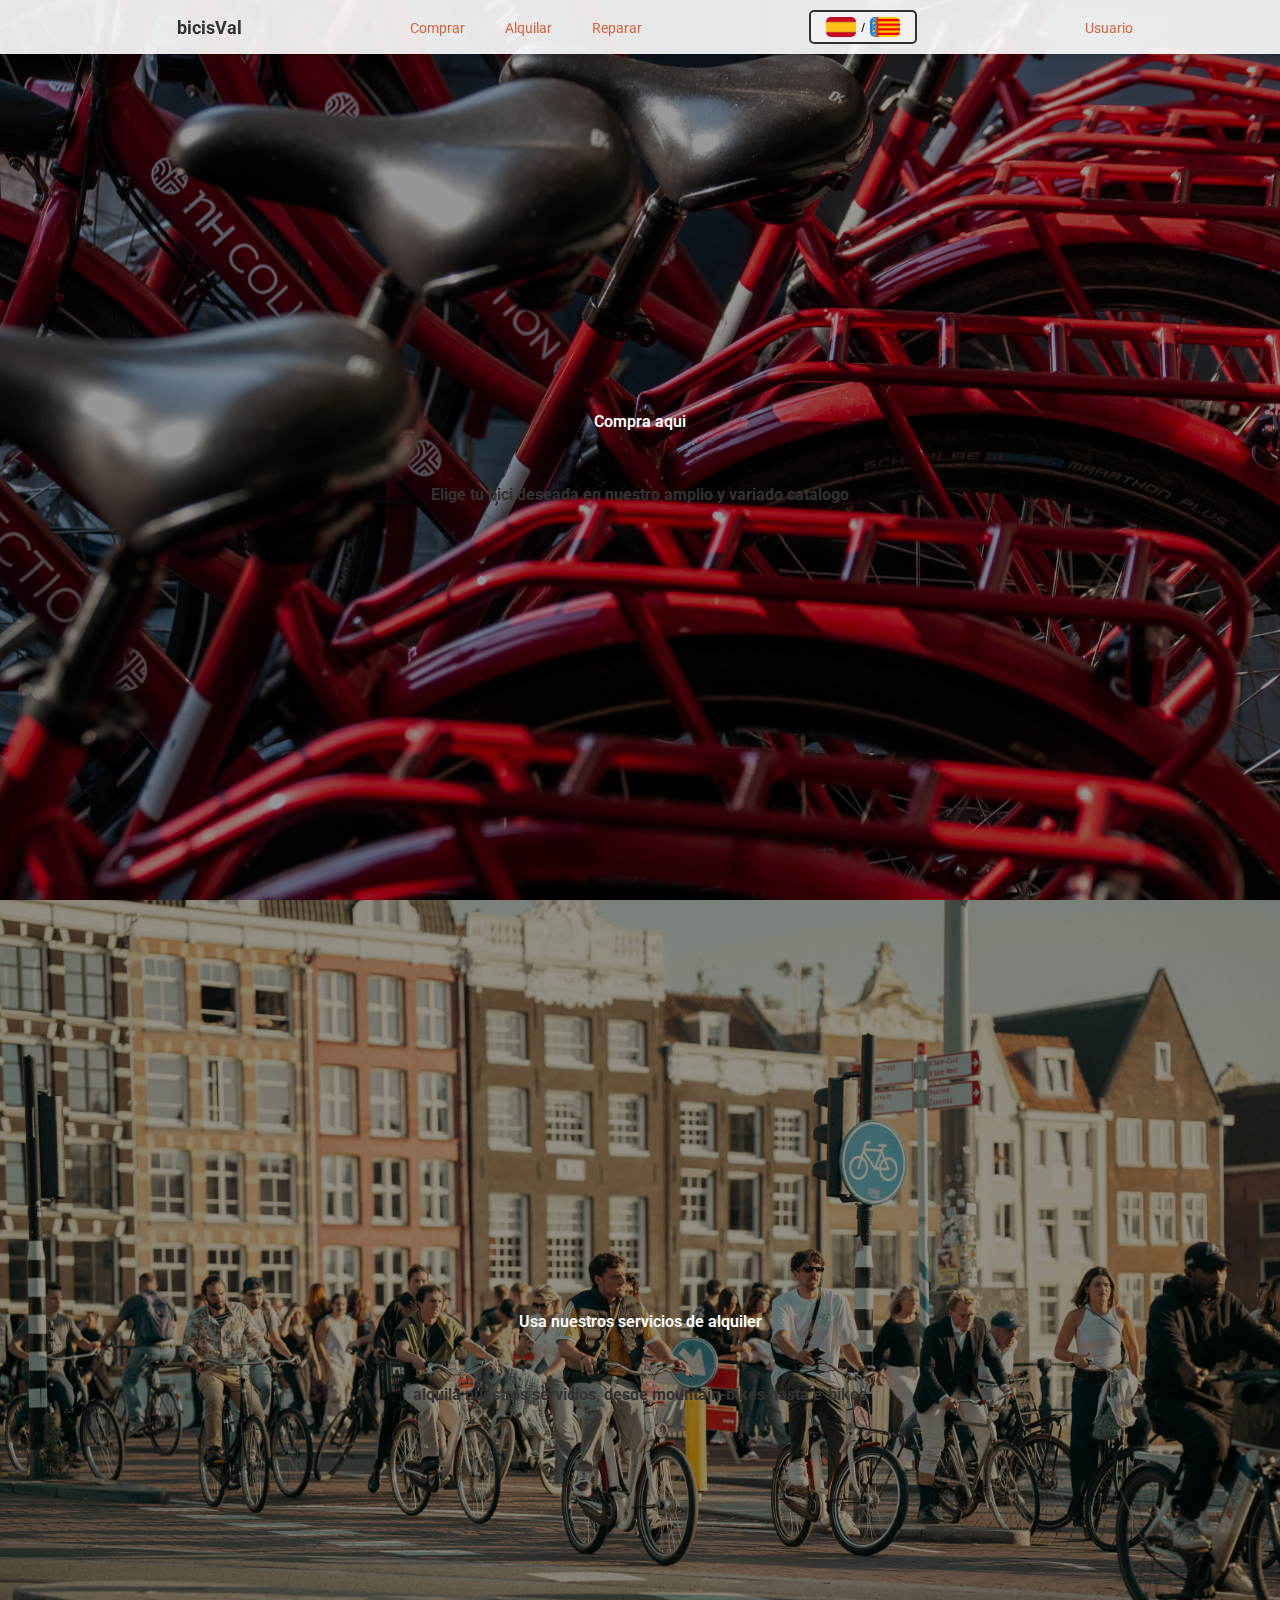
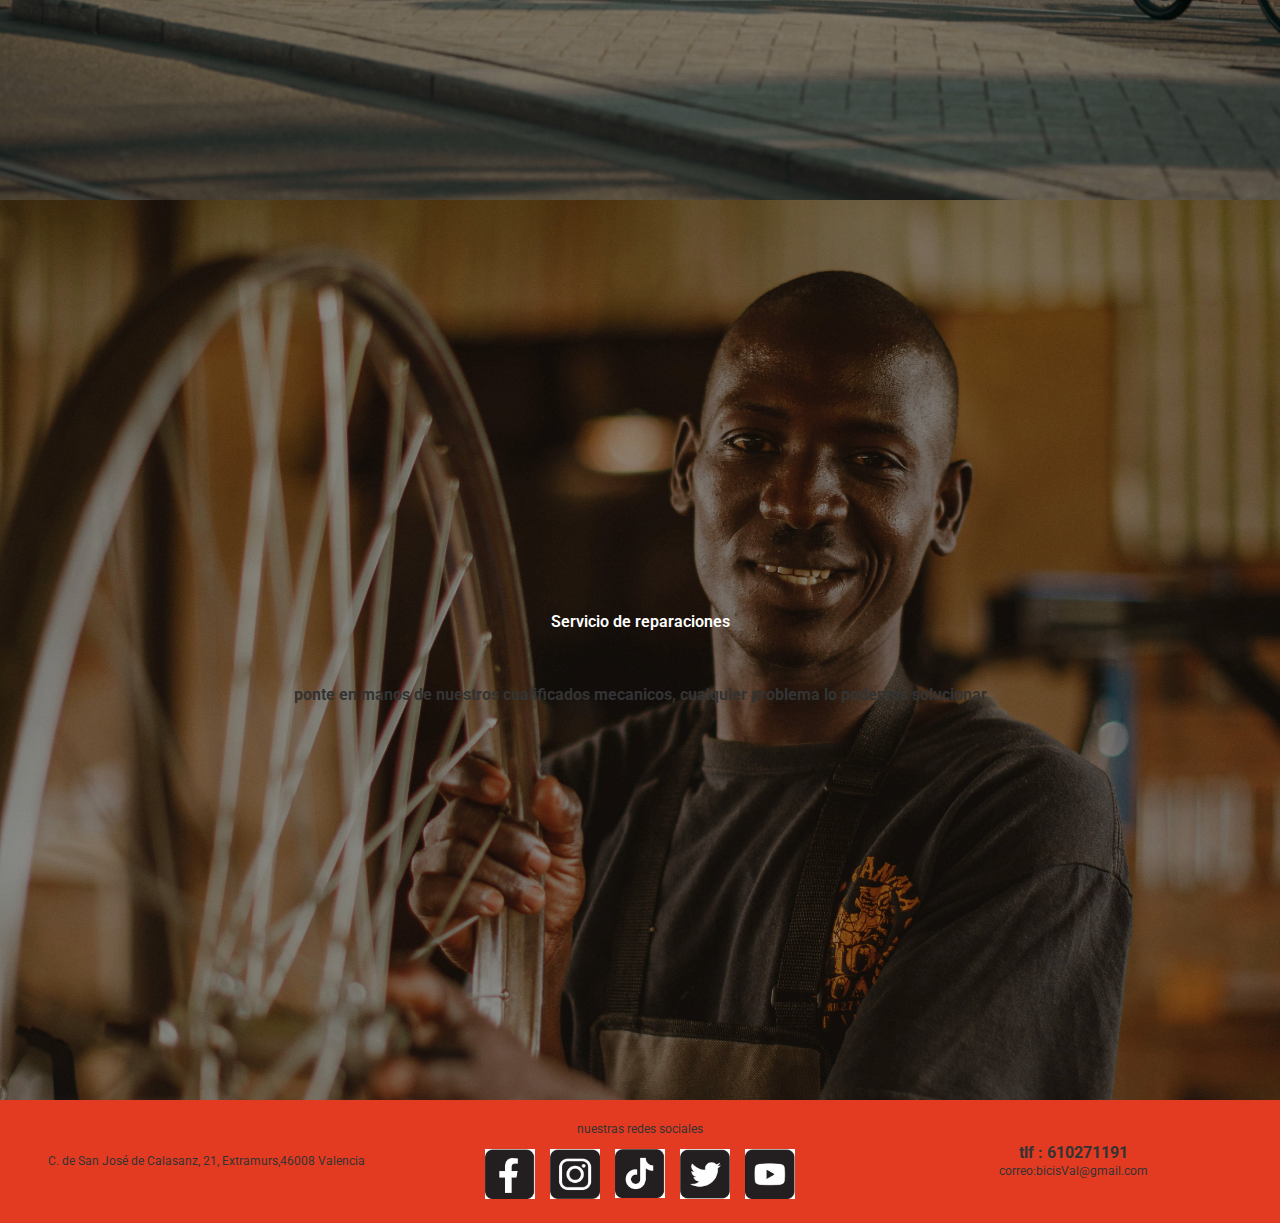
<file: index.html>
<!DOCTYPE html>
<html lang="es">
<head>
    <meta charset="UTF-8">
    <meta name="viewport" content="width=device-width, initial-scale=1.0">
    <meta name="description" content="sitio web donde puedes alquilar, comprar y reparar bicicletas en la zona de Valencia y alrededores">
    <meta name="keywords" content="Bicicletas, Alquier,Compra,Reparacion,Valencia">
    <meta name="author" content="Eric Mancebo Muminhodzic">
    <title>bicisVal</title>
    <link rel="stylesheet" href="styles/style-saas.css">
    <link href="https://fonts.googleapis.com/css2?family=Poppins:wght@300;400;600&family=Roboto:wght@300;400;700&display=swap" rel="stylesheet">
</head>
<body>
    <header> <!--el header estara fijo en pantalla,-->
        <div class="logo">bicisVal</div>
        <nav>
            <ul>
               <li><a href="venta.html">Comprar </a></li>
               <li><a href="alquiler.html">Alquilar </a></li>
               <li><a href="reparaciones.html">Reparar</a></li>
            </ul>

        </nav>
    </div>
    <div>
        <button id ="idioma"><img src="images/banderaEspaña.jpeg">/<img src="images/banderaCValenciana.jpeg"></button><!-- boton para cambiar el idioma de la pagina web-->
    </div>
    <div id="usuario">
   <a href="inicioSesion.html">Usuario</a><!--aqui debe de poner el nombre del usuario registrado-->
    </div>   
    </header>
<main>
    <section id="venta">
        
    <h1>
        <a href="venta.html">Compra aqui</a>
     </h1>
    <aside>
        <p>Elige tu bici deseada en  nuestro amplio y variado catalogo</p>
    </aside>
    </section>
    <section id="alquiler">
        
        <h1>
            <a href="alquiler.html">Usa nuestros servicios de alquiler</a>
        </h1>
        <aside>
            <p>alquila nuestros servicios, desde mountain-bikes hasta e-bikes </p>
        </aside>
    </section>
    <section id ="reparaciones">
        
        <h1>
            <a href="reparaciones.html">Servicio de reparaciones</a>
        </h1>
        <aside>
            <p>ponte en manos de nuestros cualificados mecanicos, cualquier problema lo podemos solucionar</p>
        </aside>
    </section>
   
</main>
<footer>
    <div>
     <p>C. de San José de Calasanz, 21, Extramurs,46008 Valencia</p>
 </div>
 <div>
     <p>nuestras redes sociales</p>
     <ul>
        <li><img src="images/facebookLogo.jpg"></li>
         <li><img src="images/instagramLogo.jpg"></li>
         <li><img src="images/tiktokLogo.jpg"></li>
         <li><img src="images/twitterLogo.jpg"></li>
         <li><img src="images/youtubeLogo.jpg"></li>
     </ul>
 
     </div>
     <div>
     <strong>tlf : 610271191</strong>
     <p>correo:bicisVal@gmail.com</p>
 </div>
 </footer>
</body>
</html>
</file>
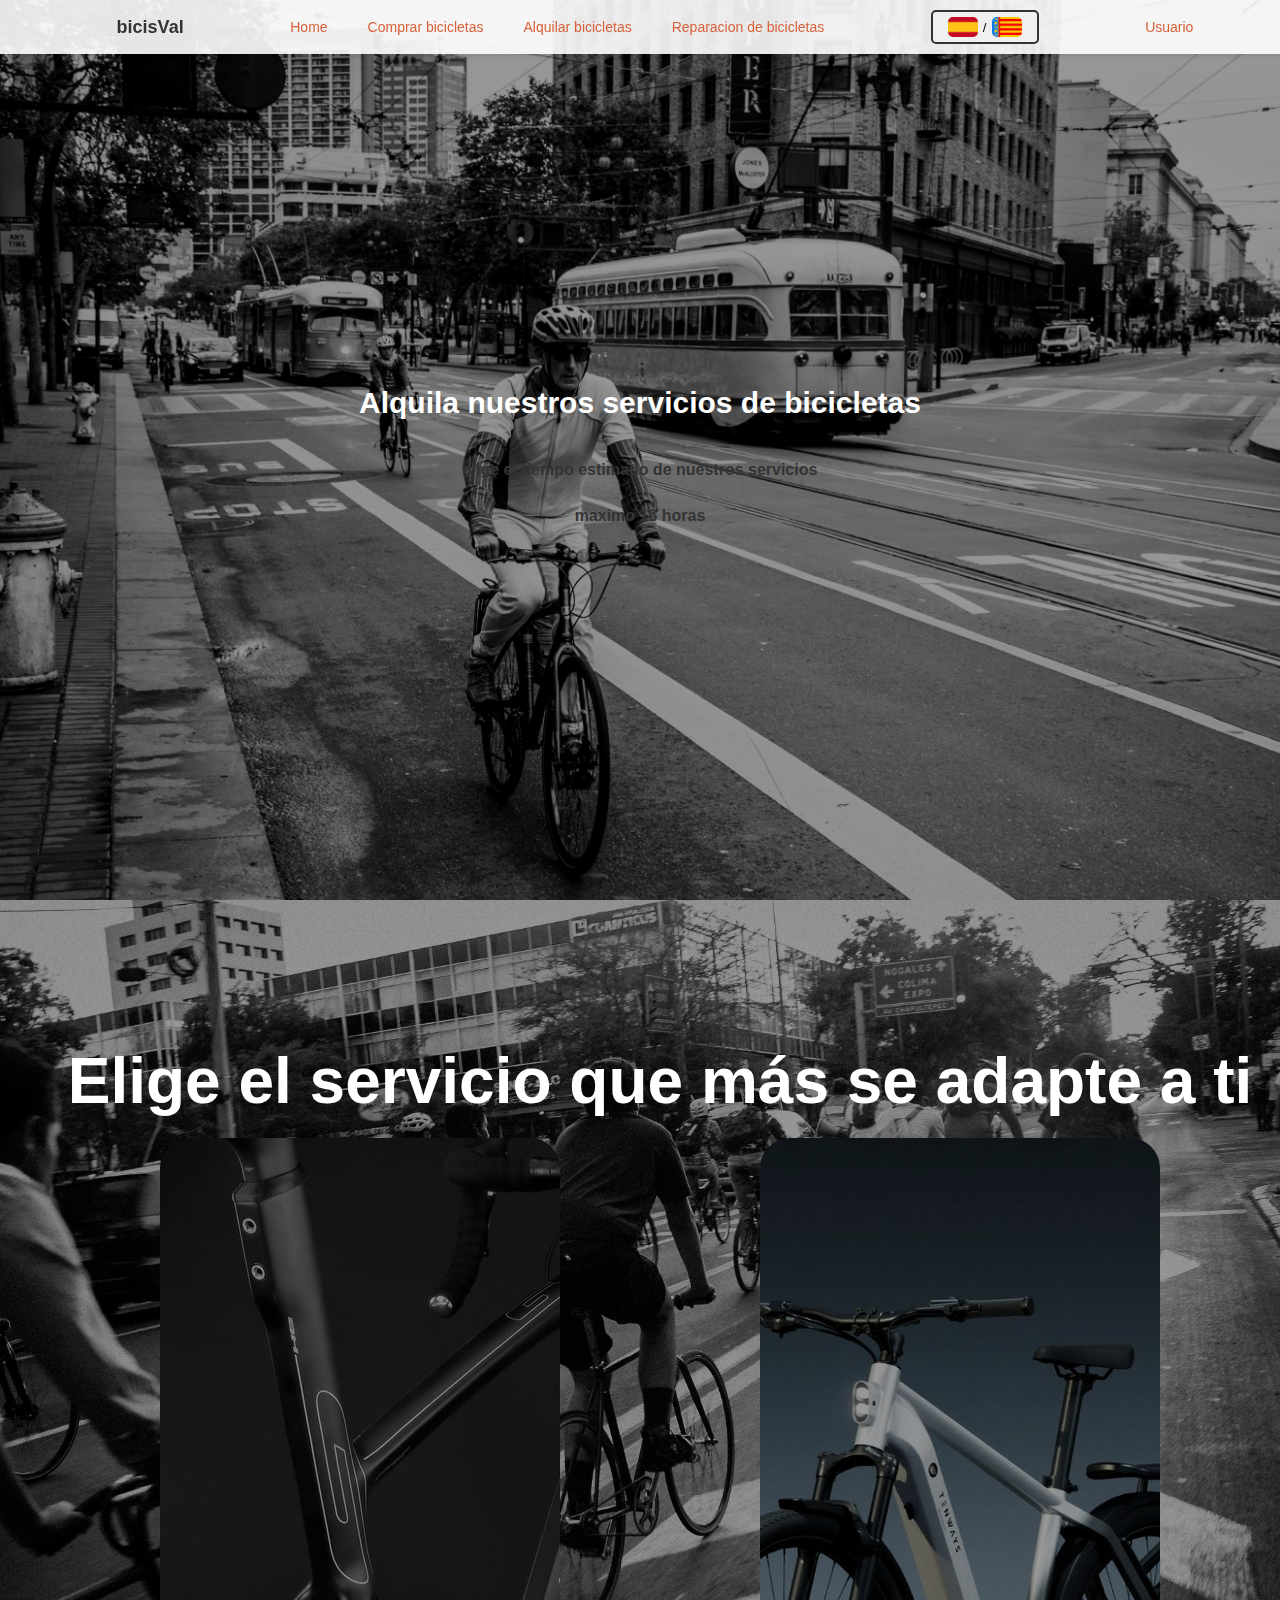
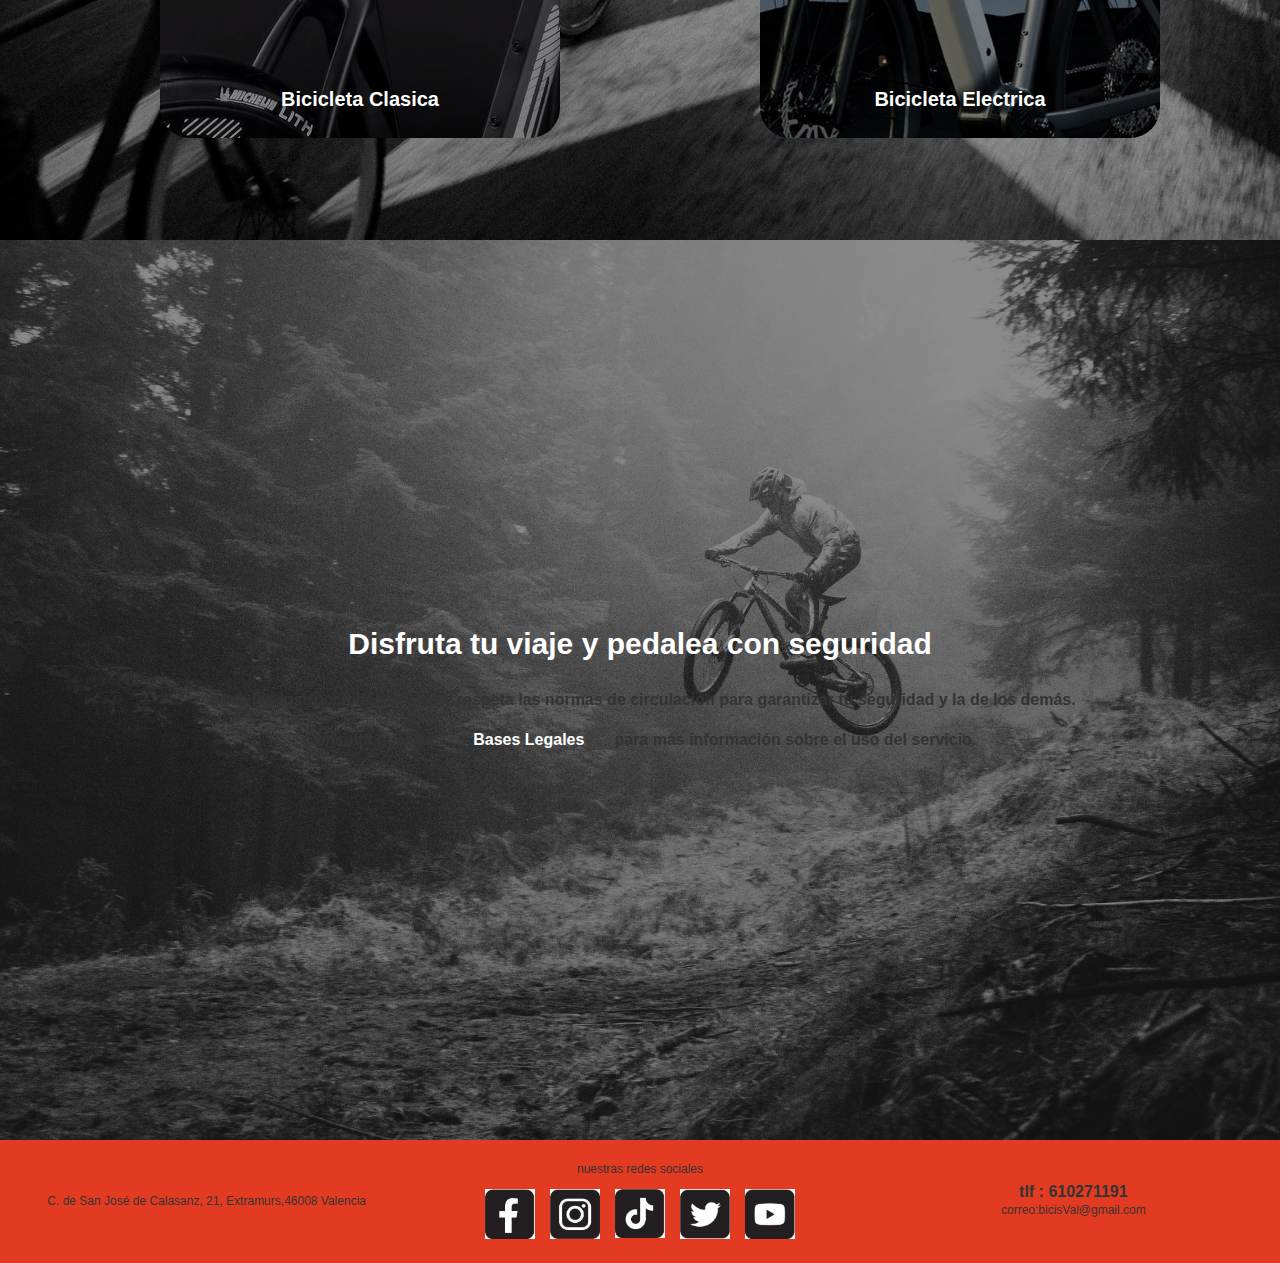
<file: alquiler.html>
<!DOCTYPE html>
<html lang="es">
<head>
    <meta charset="UTF-8">
    <meta name="viewport" content="width=device-width, initial-scale=1.0">
    <meta name="description" content="web de servicios de alquiler de todo tipo de bicicletas">
    <meta name="keywords" content="Bicicletas, Alquier,Valencia">
    <meta name="author" content="Eric Mancebo Muminhodzic">
    <link rel="stylesheet" href="styles/style-saas.css">
    <title>Alquiler</title>
</head>
<body>
    <header> 
        <div class="logo">bicisVal</div>
        <nav>
            <ul>
                <li><a href="/index.html">Home</a></li>
               <li><a href="/venta.html">Comprar bicicletas</a></li>
               <li><a href="/alquiler.html">Alquilar bicicletas</a></li>
               <li><a href="/reparaciones.html">Reparacion de bicicletas</a></li>
            </ul>

        </nav>
    </div>
    <div>
        <button id ="idioma"><img src="/images/banderaEspaña.jpeg">/<img src="/images/banderaCValenciana.jpeg"></button><!-- boton para cambiar el idioma de la pagina web-->
    </div>
    <div id="usuario">
   <a href="/inicioSesion.html">Usuario</a>
    </div>   
    </header>
    <main>
        <section id="a1">
            
            <h1>Alquila nuestros servicios de bicicletas</h1>
            <p>elige el tiempo estimado de nuestros servicios</p>
            <p class="letraPequeña">maximo 16 horas</p>
        </section>
        <section id="a2">
          <h1>Elige el servicio que más se adapte a ti</h1>
          <div class="cartas">
          <div class=" carta">
              <img src="images/bicicletaClasicaCarta.jpeg">
            <div class="info-carta">
              <h3 class="carta-titulo">Bicicleta Clasica</h4>
                <p class="carta-descripcion">Para los amantes del ciclismo tradicional. Una opción versátil y confiable que complementa un estilo de vida activo y dinámico.</p>
              <div class="espacio-boton">
                <a href="/servicios.html#alquilar" class="boton-carta">Alquilar</a>
              </div>
            </div>  
          
          </div>
          <div class=" carta">
            <img src="images/bicicletaElectricaCarta.jpeg">
          <div class="info-carta">
            <h3 class="carta-titulo">Bicicleta Electrica</h4>
              <p class="carta-descripcion">Experimenta trayectos largos sin esfuerzo. Con asistencia al pedaleo, es ideal para quienes buscan comodidad y eficiencia en cada kilómetro</p>
            <div class="espacio-boton">
              <a href="/servicios.html#alquilar" class="boton-carta">Alquilar</a>
            </div>
          </div>  

        
        </div>
      </div>
      </section>
          
          
          
        <section id="a3">
           
            <h1>Disfruta tu viaje y pedalea con seguridad</h1>
            <p class="letraPequeña">Sigue las instrucciones de uso y respeta las normas de circulación para garantizar tu seguridad y la de los demás.<br>
                Consulta nuestras<a href="/BasesLegales">Bases Legales</a>para más información sobre el uso del servicio.</p>
        </section>
    </main>
    <footer>
      <div>
       <p>C. de San José de Calasanz, 21, Extramurs,46008 Valencia</p>
   </div>
   <div>
       <p>nuestras redes sociales</p>
       <ul>
          <li><img src="images/facebookLogo.jpg"></li>
           <li><img src="images/instagramLogo.jpg"></li>
           <li><img src="images/tiktokLogo.jpg"></li>
           <li><img src="images/twitterLogo.jpg"></li>
           <li><img src="images/youtubeLogo.jpg"></li>
       </ul>
   
       </div>
       <div>
       <strong>tlf : 610271191</strong>
       <p>correo:bicisVal@gmail.com</p>
   </div>
   </footer>
</body>
</html>
</file>
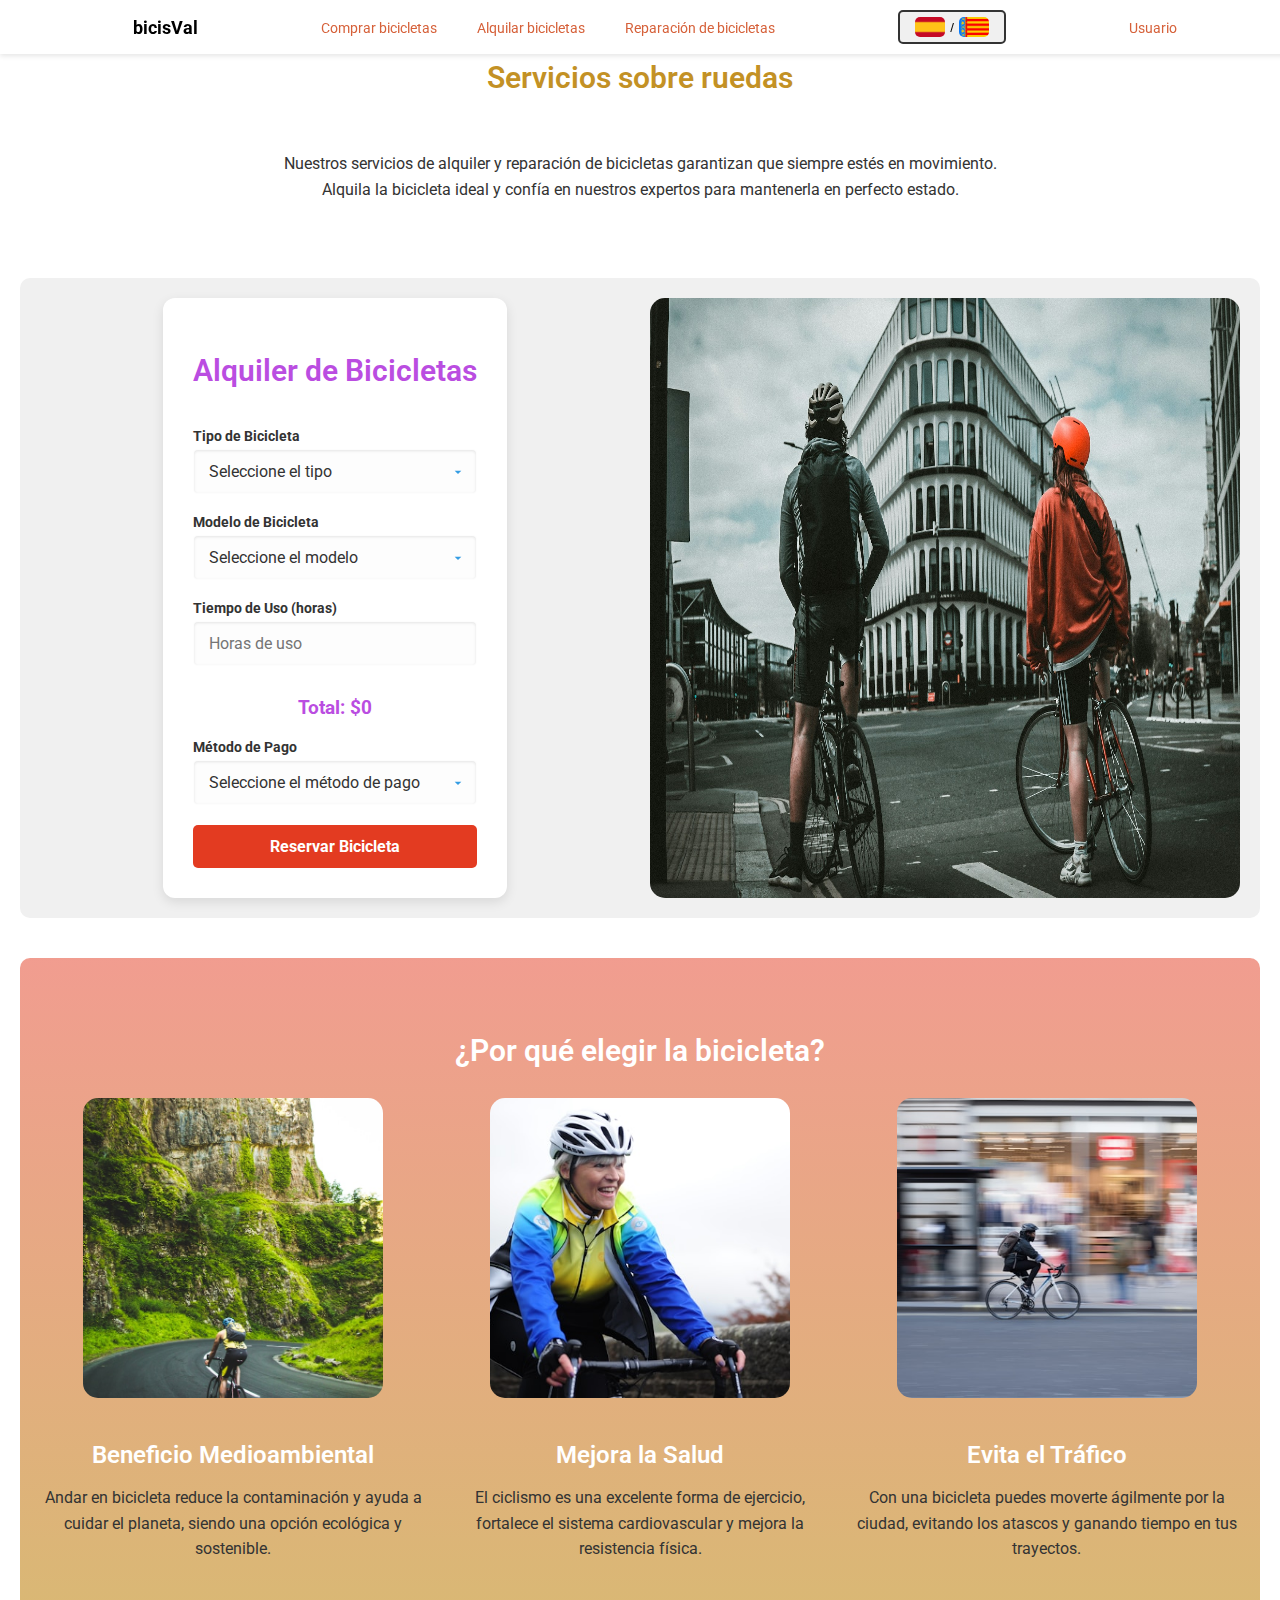
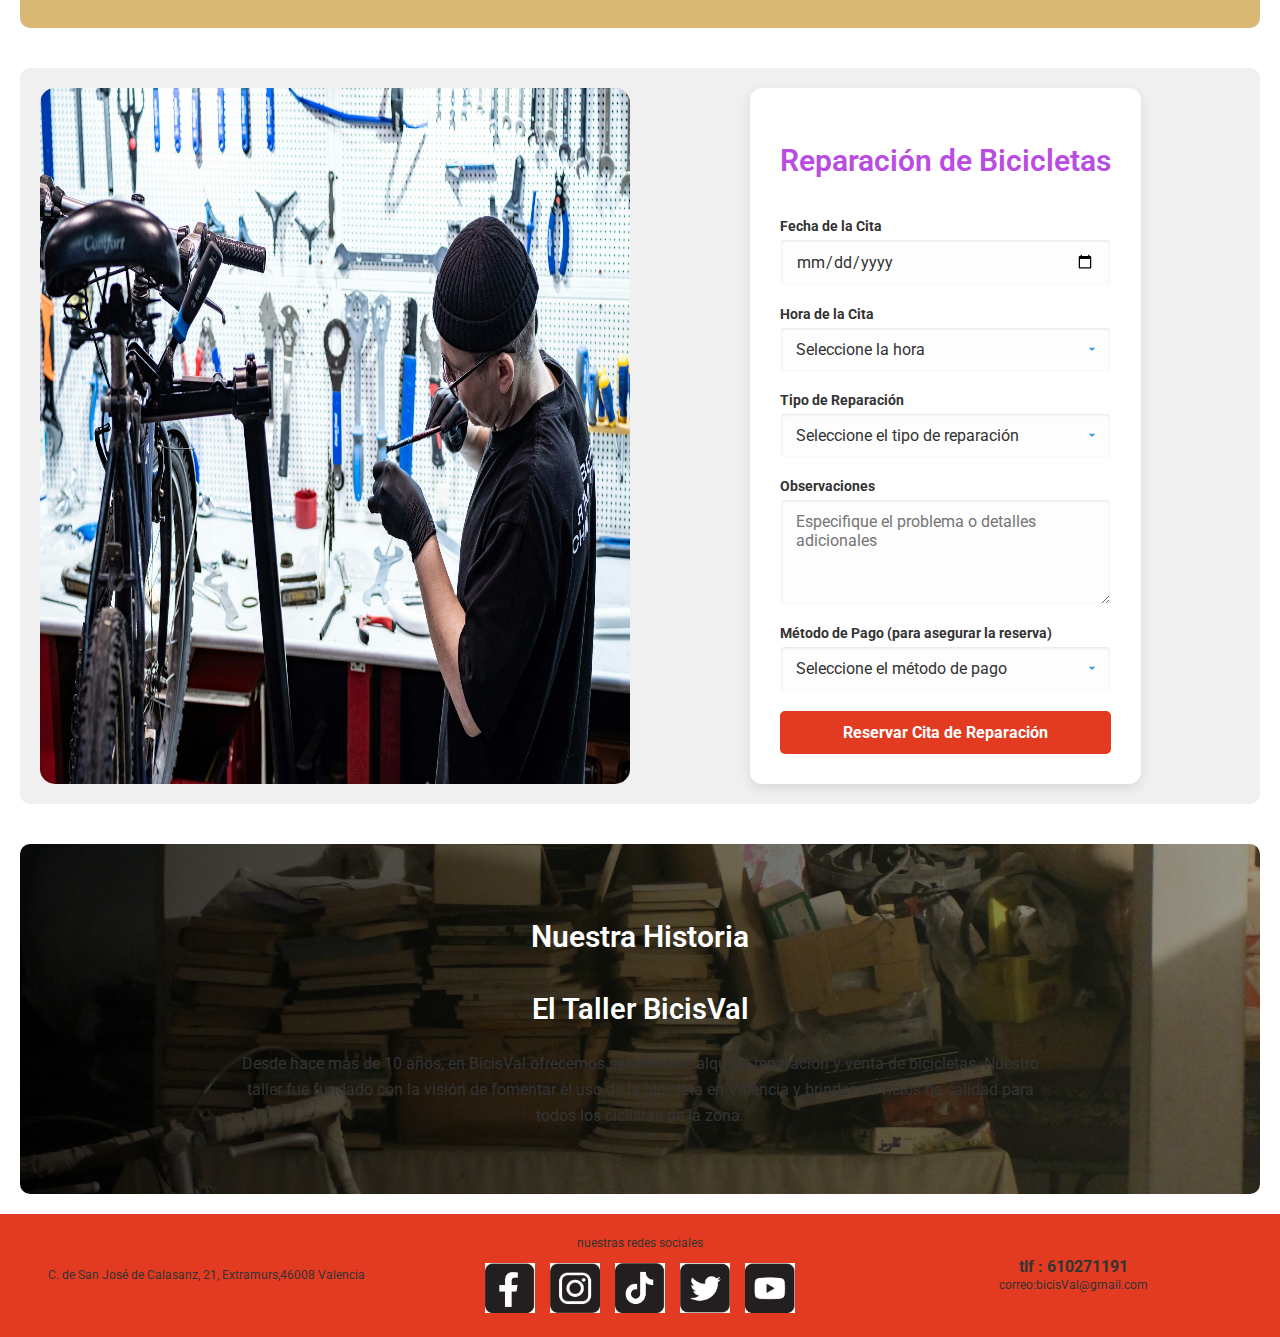
<file: servicios.html>
<!DOCTYPE html>
<html lang="en">
<head>
    <meta charset="UTF-8">
    <meta name="viewport" content="width=device-width, initial-scale=1.0">
    <meta name="description" content="sitio web donde puedes alquilar, comprar y reparar bicicletas en la zona de Valencia y alrededores">
    <meta name="keywords" content="Bicicletas, Alquiler, Compra, Reparación, Valencia">
    <meta name="author" content="Eric Mancebo Muminhodzic">
    <title>SERVICIOS</title>
    <link rel="stylesheet" href="styles/servicios-saas.css">
    <link href="https://fonts.googleapis.com/css2?family=Poppins:wght@300;400;600&family=Roboto:wght@300;400;700&display=swap" rel="stylesheet">
</head>
<body>
    <header>
        <div class="logo">bicisVal</div>
        <nav>
            <ul>
                <li><a href="venta.html">Comprar bicicletas</a></li>
                <li><a href="alquiler.html">Alquilar bicicletas</a></li>
                <li><a href="reparaciones.html">Reparación de bicicletas</a></li>
            </ul>
        </nav>
        <div>
            <button id="idioma"><img src="images/banderaEspaña.jpeg" alt="Bandera España"> / <img src="images/banderaCValenciana.jpeg" alt="Bandera Comunidad Valenciana"></button>
        </div>
        <div id="usuario">
            <a href="inicioSesion.html">Usuario</a>
        </div>
    </header>
    
    <main>
        <div id="Titular">
        <h1>Servicios sobre ruedas</h1>
        <p>Nuestros servicios de alquiler y reparación de bicicletas garantizan que siempre estés en movimiento. Alquila la bicicleta ideal y confía en nuestros expertos para mantenerla en perfecto estado.</p>
    </div>
       
        <div id="alquilar" class="section layout">
            <form id="formulario-alquiler" class="formulario">
                <h2>Alquiler de Bicicletas</h2>
                <div class="form-group">
                    <label for="tipo-bicicleta">Tipo de Bicicleta</label>
                    <select id="tipo-bicicleta" name="tipo-bicicleta" required onchange="actualizarOpcionesBicicleta()">
                        <option value="" disabled selected>Seleccione el tipo</option>
                        <option value="electrica">Eléctrica</option>
                        <option value="clasica">Clásica</option>
                    </select>
                </div>
                <div class="form-group">
                    <label for="modelo-bicicleta">Modelo de Bicicleta</label>
                    <select id="modelo-bicicleta" name="modelo-bicicleta" required>
                        <option value="" disabled selected>Seleccione el modelo</option>
                    </select>
                </div>
                <div class="form-group">
                    <label for="tiempo-uso">Tiempo de Uso (horas)</label>
                    <input type="number" id="tiempo-uso" name="tiempo-uso" min="1" placeholder="Horas de uso" required onchange="calcularCosto()">
                </div>
                <div id="precio-total">Total: $0</div>
                <div class="form-group">
                    <label for="metodo-pago">Método de Pago</label>
                    <select id="metodo-pago" name="metodo-pago" required>
                        <option value="" disabled selected>Seleccione el método de pago</option>
                        <option value="tarjeta">Tarjeta de Crédito/Débito</option>
                        <option value="paypal">PayPal</option>
                        <option value="efectivo">Bizum</option>
                    </select>
                </div>
                <input type="submit" value="Reservar Bicicleta">

            </form>
            <img src="images/alquila.jpg" alt="Pareja con bicicleta en casco urbano">
            
        </div>

        <!-- Sección Ventajas de Andar en Bicicleta -->
        <section id="ventajas">
            <h2>¿Por qué elegir la bicicleta?</h2>
            <div class="beneficios">
                <article class="ventaja">
                    <img src="images/medioambient.jpg" alt="Imagen representando ecología">
                    <h3>Beneficio Medioambiental</h3>
                    <p>Andar en bicicleta reduce la contaminación y ayuda a cuidar el planeta, siendo una opción ecológica y sostenible.</p>
                </article>
                <article class="ventaja">
                    <img src="images/mejoraSalud.jpg" alt="Imagen representando salud">
                    <h3>Mejora la Salud</h3>
                    <p>El ciclismo es una excelente forma de ejercicio, fortalece el sistema cardiovascular y mejora la resistencia física.</p>
                </article>
                <article class="ventaja">
                    <img src="images/mejoraTrafico.jpg" alt="Imagen representando el tráfico">
                    <h3>Evita el Tráfico</h3>
                    <p>Con una bicicleta puedes moverte ágilmente por la ciudad, evitando los atascos y ganando tiempo en tus trayectos.</p>
                </article>
            </div>
        </section>

        
        <div id="reparacion" class="section layout">
        
            <img src="images/reparaciones.jpg" alt="Imagen de reparación de bicicleta">
            <form id="formulario-reparacion" class="formulario">
                <h2>Reparación de Bicicletas</h2>
                <div class="form-group">
                    <label for="fecha-cita">Fecha de la Cita</label>
                    <input type="date" id="fecha-cita" name="fecha-cita" required>
                </div>
                <div class="form-group">
                    <label for="hora-cita">Hora de la Cita</label>
                    <select id="hora-cita" name="hora-cita" required>
                        <option value="" disabled selected>Seleccione la hora</option>
                        <option value="08:00">08:00 </option>
                        <option value="09:00">09:00 </option>
                        <option value="10:00">10:00 </option>
                        <option value="11:00">11:00 </option>
                        <option value="12:00">12:00 </option>
                        <option value="13:00">13:00 </option>
                        <option value="15:00">15:00 </option>
                        <option value="16:00">16:00 </option>
                        <option value="17:00">17:00 </option>
                        <option value="18:00">18:00 </option>
                        <option value="19:00">19:00 </option>
                        <option value="20:00">20:00 </option>
                    </select>
                </div>
                <div class="form-group">
                    <label for="tipo-reparacion">Tipo de Reparación</label>
                    <select id="tipo-reparacion" name="tipo-reparacion" required>
                        <option value="" disabled selected>Seleccione el tipo de reparación</option>
                        <option value="cuadro">Cuadro</option>
                        <option value="manillar">Manillar</option>
                        <option value="frenos">Frenos</option>
                        <option value="ruedas">Ruedas</option>
                        <option value="cadena">Cadena</option>
                        <option value="pedales">Pedales</option>
                    </select>
                </div>
                <div class="form-group">
                    <label for="observaciones">Observaciones</label>
                    <textarea id="observaciones" name="observaciones" placeholder="Especifique el problema o detalles adicionales"></textarea>
                </div>
                <div class="form-group">
                    <label for="metodo-pago-reparacion">Método de Pago (para asegurar la reserva)</label>
                    <select id="metodo-pago-reparacion" name="metodo-pago-reparacion" required>
                        <option value="" disabled selected>Seleccione el método de pago</option>
                        <option value="tarjeta">Tarjeta de Crédito/Débito</option>
                        <option value="paypal">PayPal</option>
                        <option value="efectivo">Bizum</option>
                    </select>
                </div>
                <input type="submit" value="Reservar Cita de Reparación">
            </form>
        </div>

        <!-- Sección Historia del Taller y de la Bicicleta -->
        <section id="historia">
            <h2>Nuestra Historia</h2>
            <article class="historia-taller">
                <h3>El Taller BicisVal</h3>
                <p>Desde hace más de 10 años, en BicisVal ofrecemos servicios de alquiler, reparación y venta de bicicletas. Nuestro taller fue fundado con la visión de fomentar el uso de la bicicleta en Valencia y brindar servicios de calidad para todos los ciclistas de la zona.</p>
            </article>
            
        </section>
    </main>
    <footer>
        <div>
         <p>C. de San José de Calasanz, 21, Extramurs,46008 Valencia</p>
     </div>
     <div>
         <p>nuestras redes sociales</p>
         <ul>
            <li><img src="images/facebookLogo.jpg"></li>
             <li><img src="images/instagramLogo.jpg"></li>
             <li><img src="images/tiktokLogo.jpg"></li>
             <li><img src="images/twitterLogo.jpg"></li>
             <li><img src="images/youtubeLogo.jpg"></li>
         </ul>
     
         </div>
         <div>
         <strong>tlf : 610271191</strong>
         <p>correo:bicisVal@gmail.com</p>
     </div>
     </footer>
     <script src="scripts/calculadorTiempoPrecio.js"></script>
    </body>
    </html>
</file>
<file: styles/style-saas.css>
@charset "UTF-8";
header {
  position: fixed;
  top: 0;
  left: 0;
  width: 100%;
  background-color: rgba(255, 255, 255, 0.9);
  box-shadow: 0 2px 5px rgba(0, 0, 0, 0.1);
  z-index: 1000;
  display: flex;
  justify-content: center;
  align-items: center;
  justify-content: space-evenly;
  padding: 10px 20px;
}

h1, h2, h3, h4 {
  font-family: "Roboto", sans-serif;
  font-size: 30px;
  color: #fff;
  font-weight: 600;
}

p {
  font-family: "Roboto", sans-serif;
  font-size: 16px;
  color: #333;
  line-height: 1.6;
  margin-bottom: 1em;
  text-align: center;
}

#idioma {
  padding: 5px 10px;
  background-color: #f0f0f0;
  border: 2px solid #333;
  border-radius: 5px;
  cursor: pointer;
  display: flex;
  justify-content: center;
  align-items: center;
  justify-content: space-between;
}

#idioma img {
  width: 30px;
  height: auto;
  margin: 0 5px;
  border-radius: 5px;
}

#usuario a, nav ul li a {
  text-decoration: none;
  font-family: "Roboto", sans-serif;
  font-size: 14px;
  color: #d6613a;
  padding: 10px;
  transition: opacity 0.4s ease-in-out;
}

#usuario a:hover, nav ul li a:hover {
  color: #c39125;
  border-bottom: 2px solid #c39125;
}

.logo {
  font-size: 18px;
  font-weight: bold;
}

nav {
  position: relative;
}

nav ul {
  list-style: none;
  margin: 0;
  padding: 0;
  display: flex;
  gap: 20px;
}

nav ul li {
  position: relative;
}

nav ul li ul {
  position: absolute;
  top: 100%;
  left: 0;
  background-color: #fff;
  list-style: none;
  box-shadow: 0 8px 16px rgba(0, 0, 0, 0.1);
  opacity: 0;
  visibility: hidden;
  transition: opacity 0.4s ease-in-out;
  min-width: 150px;
}

nav ul li:hover ul {
  opacity: 1;
  visibility: visible;
}

nav ul li ul li a {
  padding: 10px;
  display: block;
  color: #333;
}

nav ul li ul li a:hover {
  color: #fff;
}

footer {
  background-color: #e33b21;
  font-family: "Roboto", sans-serif;
  font-size: 16px;
  color: #333;
  text-align: center;
  padding: 20px 0;
  display: grid;
  grid-template-columns: repeat(3, 1fr);
  grid-gap: 20px;
  align-items: center;
}

footer ul {
  list-style: none;
  padding: 0;
  margin: 0;
  display: flex;
  gap: 15px;
  justify-content: center;
}

footer img {
  padding-top: 10px;
  width: 50px;
  max-height: 50px;
}

footer img:hover {
  transform: scale(1.1);
  transition: opacity 0.4s ease-in-out;
}

footer p {
  font-family: "Roboto", sans-serif;
  font-size: 12px;
  color: #333;
  margin: 0 10px;
  grid-column: span 3;
}

.cartas {
  display: flex;
  justify-content: center;
  align-items: center;
  flex-wrap: wrap;
  gap: 200px;
}

.carta {
  position: relative;
  width: 400px;
  height: 600px;
  border-radius: 30px;
  overflow: hidden;
  display: flex;
  justify-content: center;
  align-items: center;
  cursor: pointer;
}

.carta::before {
  content: "";
  position: absolute;
  width: 100%;
  height: 100%;
  background: linear-gradient(rgba(0, 0, 0, 0), rgba(0, 0, 0, 0.8));
  z-index: 3;
  opacity: 0;
  transition: opacity 0.4s ease-in-out;
}

.info-carta {
  position: absolute;
  padding: 15px;
  padding-bottom: 20px;
  color: #fff;
  bottom: 0;
  transform: translateY(65%);
  transition: opacity 0.4s ease-in-out;
  z-index: 3;
}

.carta-titulo {
  font-family: "Roboto", sans-serif;
  font-size: 20px;
  color: #fff;
}

.carta-descripcion {
  padding: 10px;
  font-family: "Roboto", sans-serif;
  font-size: 14px;
  color: #fff;
  text-align: justify;
}

.boton-carta {
  display: inline-block;
  padding: 10px 15px;
  border-radius: 10px;
  background-color: transparent;
  border: 2px solid #fff;
  color: #fff;
  cursor: pointer;
  transition: opacity 0.4s ease-in-out;
  text-decoration: none;
  font-family: "Roboto", sans-serif;
  font-size: 14px;
  color: #fff;
}

.boton-carta:hover {
  background-color: #fff;
  color: #e33b21;
}

.mapa {
  width: 100%;
  max-width: 600px;
  margin: 20px auto;
  border-radius: 15px;
  overflow: hidden;
  box-shadow: 0 4px 15px rgba(0, 0, 0, 0.2);
}

.mapa iframe {
  width: 100%;
  height: 100%;
  border: none;
}

body {
  margin: 0;
  font-family: "Roboto", sans-serif;
  background-color: #f0f0f0;
  color: #333;
}

main section {
  display: flex;
  flex-direction: column;
  align-items: center;
  justify-content: center;
  text-align: center;
  height: 100vh;
  position: relative;
  color: #fff;
  font-size: 2rem;
  font-weight: bold;
}

#venta, #alquiler, #reparaciones, #a1, #a2, #a3, #v1, #v2, #v3, #r1, #r2, #r3 {
  background-size: cover;
  background-position: center;
  background-repeat: no-repeat;
  width: 100vw;
  height: 100vh;
}

#venta {
  background-image: url("/images/section1.jpg");
}

#alquiler {
  background-image: url("/images/section2.jpg");
}

#reparaciones {
  background-image: url("/images/section3 (2).jpg");
}

#a1 {
  background-image: url("/images/alquilabicicletas1.jpg");
}

#a2 {
  background-image: url("/images/alquilabicicletas2 .jpg");
  display: flex;
  justify-content: center;
  align-items: center;
  flex-direction: column;
  text-align: center;
  padding: 20px;
}

#a2 h1 {
  font-size: 2em;
  margin-bottom: 20px;
}

#v1 {
  background-image: url("/images/compraBicicletas1.jpg");
}

#v2 {
  background-image: url("/images/compracascos.jpg");
}

#v3 {
  background-image: url("/images/comprabiciletas3.jpg");
}

#a3 {
  background-image: url("/images/alquilabicicletas3 .jpg");
}

#r1 {
  background-image: url("/images/repararbiciletas1.jpg");
}

#r2 {
  background-image: url("/images/repararbicicletas2.jpg");
}

#r3 {
  background-image: url("/images/reparabicicletas3.jpg");
}

.letraPequeña {
  font-size: 0.5em;
  margin: 5px 0;
}

main section::before {
  content: "";
  position: absolute;
  top: 0;
  left: 0;
  width: 100%;
  height: 100%;
  background-color: rgba(0, 0, 0, 0.4);
  z-index: 1;
}

main section h1, main section p {
  position: relative;
  z-index: 2;
}

main section a {
  display: inline-block;
  padding: 15px 30px;
  font-family: "Roboto", sans-serif;
  font-size: 16px;
  color: #fff;
  text-decoration: none;
  border-radius: 5px;
  transition: opacity 0.4s ease-in-out;
}

main section a:hover {
  transform: scale(1.05);
}

/*# sourceMappingURL=style-saas.css.map */
</file>
<file: styles/servicios-saas.css>
header {
  position: fixed;
  top: 0;
  left: 0;
  width: 100%;
  background-color: rgba(255, 255, 255, 0.9);
  box-shadow: 0 2px 5px rgba(0, 0, 0, 0.1);
  z-index: 1000;
  display: flex;
  justify-content: center;
  align-items: center;
  justify-content: space-evenly;
  padding: 10px 20px;
}

h1, h2, h3, h4 {
  font-family: "Roboto", sans-serif;
  font-size: 30px;
  color: #fff;
  font-weight: 600;
}

p {
  font-family: "Roboto", sans-serif;
  font-size: 16px;
  color: #333;
  line-height: 1.6;
  margin-bottom: 1em;
  text-align: center;
}

#idioma {
  padding: 5px 10px;
  background-color: #f0f0f0;
  border: 2px solid #333;
  border-radius: 5px;
  cursor: pointer;
  display: flex;
  justify-content: center;
  align-items: center;
  justify-content: space-between;
}

#idioma img {
  width: 30px;
  height: auto;
  margin: 0 5px;
  border-radius: 5px;
}

#usuario a, nav ul li a {
  text-decoration: none;
  font-family: "Roboto", sans-serif;
  font-size: 14px;
  color: #d6613a;
  padding: 10px;
  transition: opacity 0.4s ease-in-out;
}

#usuario a:hover, nav ul li a:hover {
  color: #c39125;
  border-bottom: 2px solid #c39125;
}

.logo {
  font-size: 18px;
  font-weight: bold;
}

nav {
  position: relative;
}

nav ul {
  list-style: none;
  margin: 0;
  padding: 0;
  display: flex;
  gap: 20px;
}

nav ul li {
  position: relative;
}

nav ul li ul {
  position: absolute;
  top: 100%;
  left: 0;
  background-color: #fff;
  list-style: none;
  box-shadow: 0 8px 16px rgba(0, 0, 0, 0.1);
  opacity: 0;
  visibility: hidden;
  transition: opacity 0.4s ease-in-out;
  min-width: 150px;
}

nav ul li:hover ul {
  opacity: 1;
  visibility: visible;
}

nav ul li ul li a {
  padding: 10px;
  display: block;
  color: #333;
}

nav ul li ul li a:hover {
  color: #fff;
}

footer {
  background-color: #e33b21;
  font-family: "Roboto", sans-serif;
  font-size: 16px;
  color: #333;
  text-align: center;
  padding: 20px 0;
  display: grid;
  grid-template-columns: repeat(3, 1fr);
  grid-gap: 20px;
  align-items: center;
}

footer ul {
  list-style: none;
  padding: 0;
  margin: 0;
  display: flex;
  gap: 15px;
  justify-content: center;
}

footer img {
  padding-top: 10px;
  width: 50px;
  max-height: 50px;
}

footer img:hover {
  transform: scale(1.1);
  transition: opacity 0.4s ease-in-out;
}

footer p {
  font-family: "Roboto", sans-serif;
  font-size: 12px;
  color: #333;
  margin: 0 10px;
  grid-column: span 3;
}

.section.layout {
  display: grid;
  grid-template-columns: 1fr 1fr;
  align-items: center;
  gap: 20px;
  background-color: #f0f0f0;
  padding: 20px;
  border-radius: 10px;
}

.section.layout .formulario {
  background-color: #fff;
  padding: 30px;
  border-radius: 12px;
  box-shadow: 0 4px 12px rgba(0, 0, 0, 0.1);
  max-width: 500px;
  margin: auto;
  display: flex;
  flex-direction: column;
  gap: 20px;
}

.section.layout img {
  width: 100%;
  height: 100%;
  border-radius: 15px;
}

.section.layout .form-group {
  position: relative;
  display: flex;
  flex-direction: column;
}

.section.layout .form-group label {
  font-weight: bold;
  font-family: "Roboto", sans-serif;
  font-size: 14px;
  color: #333;
  margin-bottom: 5px;
}

.section.layout h2 {
  font-family: "Roboto", sans-serif;
  font-size: 30px;
  color: #ba4de1;
  margin-bottom: 20px;
  text-align: center;
}

.section.layout .form-group input[type=text],
.section.layout .form-group input[type=number],
.section.layout .form-group input[type=date],
.section.layout .form-group select,
.section.layout .form-group textarea {
  background-color: rgb(252.75, 252.75, 252.75);
  border: 1px solid transparent;
  border-radius: 5px;
  padding: 12px 15px;
  font-family: "Roboto", sans-serif;
  font-size: 16px;
  color: #333;
  outline: none;
  transition: opacity 0.4s ease-in-out;
}

.section.layout .form-group input[type=text]:hover,
.section.layout .form-group input[type=number]:hover,
.section.layout .form-group input[type=date]:hover,
.section.layout .form-group select:hover,
.section.layout .form-group textarea:hover,
.section.layout .form-group input[type=text]:focus,
.section.layout .form-group input[type=number]:focus,
.section.layout .form-group input[type=date]:focus,
.section.layout .form-group select:focus,
.section.layout .form-group textarea:focus {
  border-color: #d6613a;
  box-shadow: 0 0 5px rgba(52, 157, 227, 0.5);
}

.section.layout .form-group select {
  appearance: none;
  background-image: url('data:image/svg+xml;charset=UTF-8,<svg xmlns="http://www.w3.org/2000/svg" viewBox="0 0 24 24" fill="%23349de3"><path d="M7 10l5 5 5-5H7z"/></svg>');
  background-repeat: no-repeat;
  background-position: right 10px center;
  background-size: 16px;
  padding-right: 35px;
}

.section.layout .form-group textarea {
  resize: vertical;
  min-height: 80px;
}

#precio-total {
  font-weight: bold;
  font-size: 1.2rem;
  color: #ba4de1;
  margin-top: 10px;
  text-align: center;
}

.section.layout input[type=submit] {
  background-color: #e33b21;
  font-family: "Roboto", sans-serif;
  font-size: 14px;
  color: #fff;
  border: none;
  padding: 12px 20px;
  border-radius: 5px;
  font-weight: bold;
  font-size: 1rem;
  cursor: pointer;
  transition: opacity 0.4s ease-in-out;
}

.section.layout input[type=submit]:hover {
  background-color: rgb(202.9182692308, 120.6442307692, 232.3557692308);
  transform: translateY(-2px);
}

.section.layout input[type=submit]:active {
  transform: translateY(1px);
}

.section.layout .form-group input[type=text],
.section.layout .form-group input[type=number],
.section.layout .form-group input[type=date],
.section.layout .form-group select,
.section.layout .form-group textarea {
  box-shadow: inset 0 1px 3px rgba(0, 0, 0, 0.1);
}

.section.layout .image-container::after {
  content: "";
  position: absolute;
  top: 0;
  left: 0;
  right: 0;
  bottom: 0;
  background-color: rgba(0, 0, 0, 0.4);
  border-radius: 10px;
}

body {
  margin: 0;
  font-family: "Roboto", sans-serif;
}

main {
  display: grid;
  grid-template-columns: 1fr;
  gap: 40px;
  padding: 20px;
  min-height: 100vh;
}

#Titular {
  background-color: rgba(255, 255, 255, 0.9);
  padding: 20px;
  border-radius: 10px;
  max-width: 60%;
  margin: auto;
  display: flex;
  flex-direction: column;
  gap: 10px;
  text-align: center;
}

#Titular h1 {
  font-family: "Roboto", sans-serif;
  font-size: 30px;
  color: #c39125;
  margin-bottom: 30px;
  text-align: center;
}

#Titular p {
  font-family: "Roboto", sans-serif;
  font-size: 16px;
  color: #333;
}

#ventajas {
  background: linear-gradient(to bottom, rgba(227, 59, 33, 0.501), rgba(195, 145, 37, 0.638));
  padding: 50px 20px;
  color: #fff;
  text-align: center;
  border-radius: 10px;
}

#historia {
  background: linear-gradient(to right, rgba(0, 0, 0, 0.8), rgba(49, 51, 36, 0.501)), url("/images/sobreNosotros.jpg") no-repeat center center/cover;
  padding: 50px 20px;
  color: #fff;
  text-align: center;
  border-radius: 10px;
}

#ventajas h2, #historia h2 {
  font-family: "Roboto", sans-serif;
  font-size: 30px;
  color: #fff;
  margin-bottom: 30px;
}

.beneficios {
  display: flex;
  justify-content: space-between;
  gap: 20px;
  margin-top: 20px;
}

.ventaja {
  text-align: center;
  width: 40%;
}

.ventaja img {
  width: 300px;
  height: 300px;
  object-fit: cover;
  margin-bottom: 15px;
  border-radius: 15px;
}

.ventaja h3 {
  font-size: 1.5rem;
  margin-bottom: 10px;
}

#historia article {
  margin-bottom: 30px;
}

#historia .historia-taller, #historia .historia-bicicleta {
  font-size: 1.2rem;
  line-height: 1.8;
  max-width: 800px;
  margin: 0 auto;
}

#historia .historia-taller h3, #historia .historia-bicicleta h3 {
  font-size: 1.8rem;
  margin-bottom: 10px;
}

/*# sourceMappingURL=servicios-saas.css.map */
</file>
